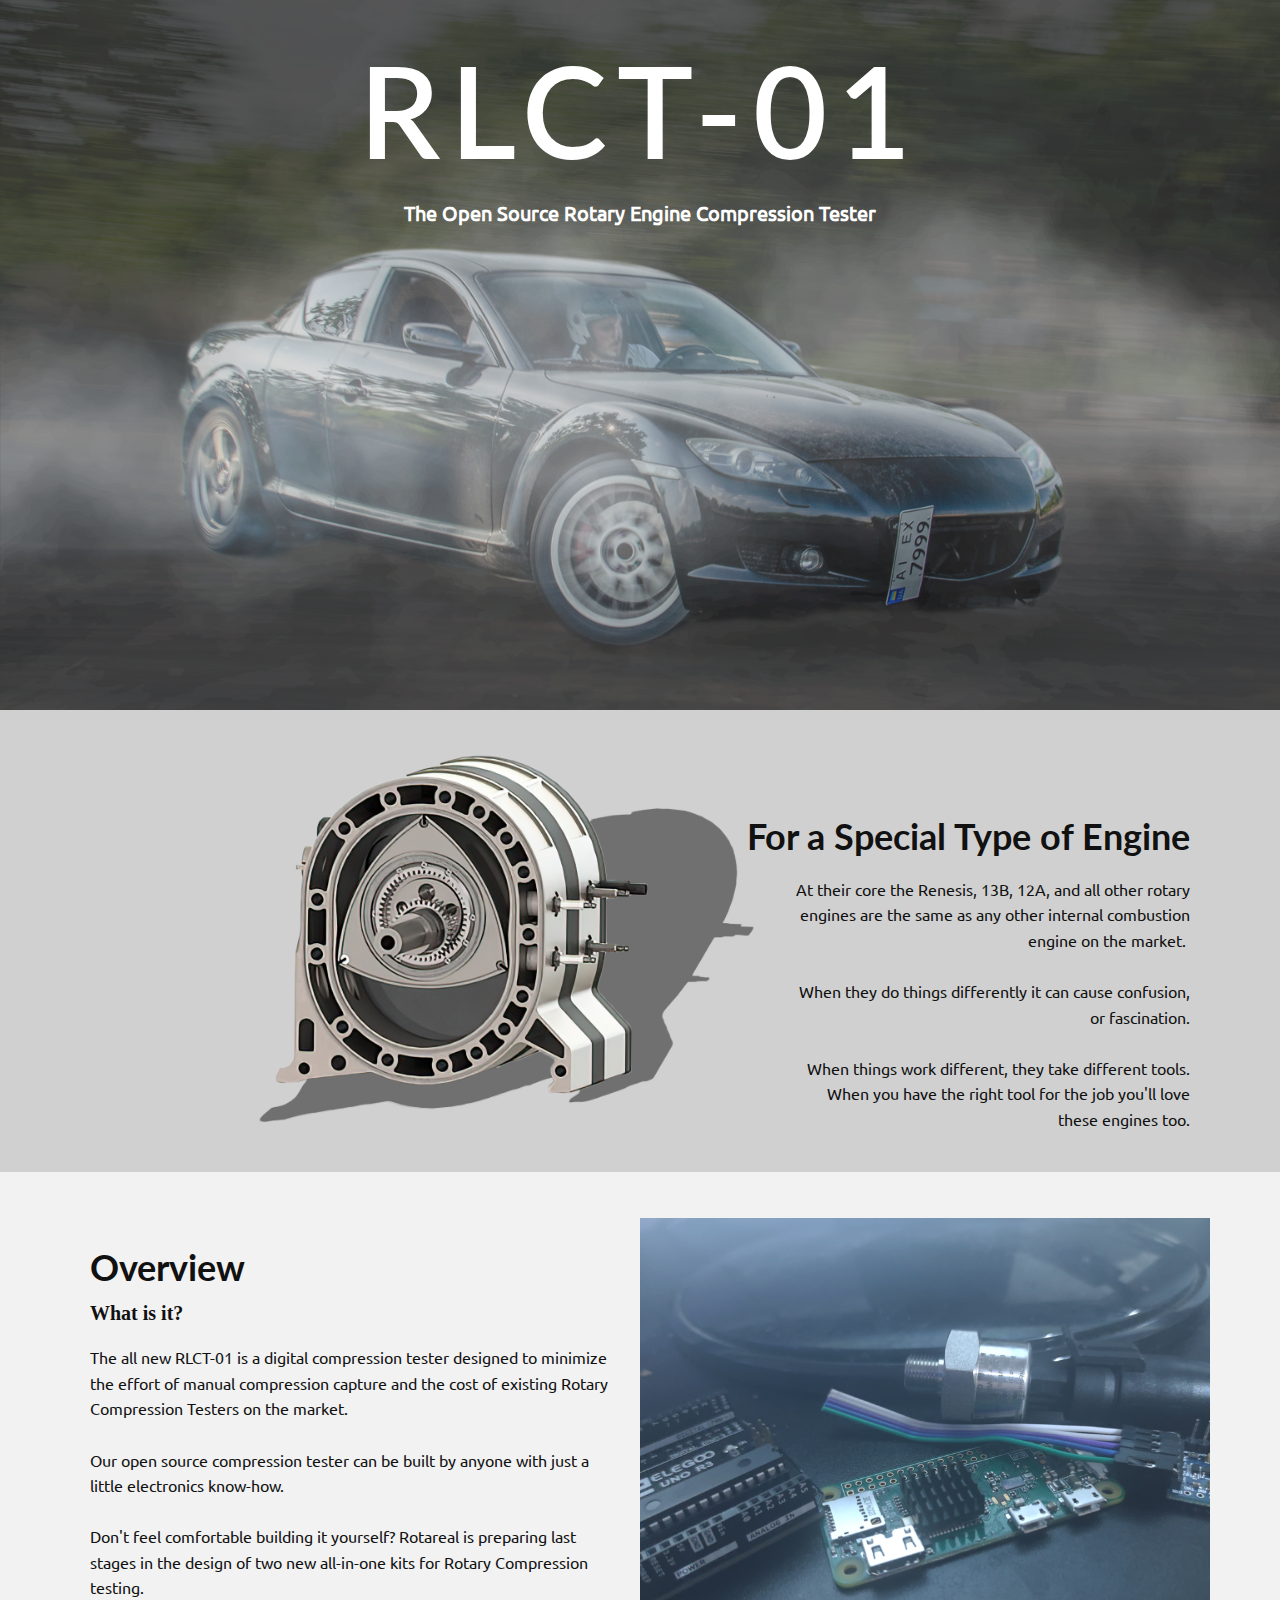
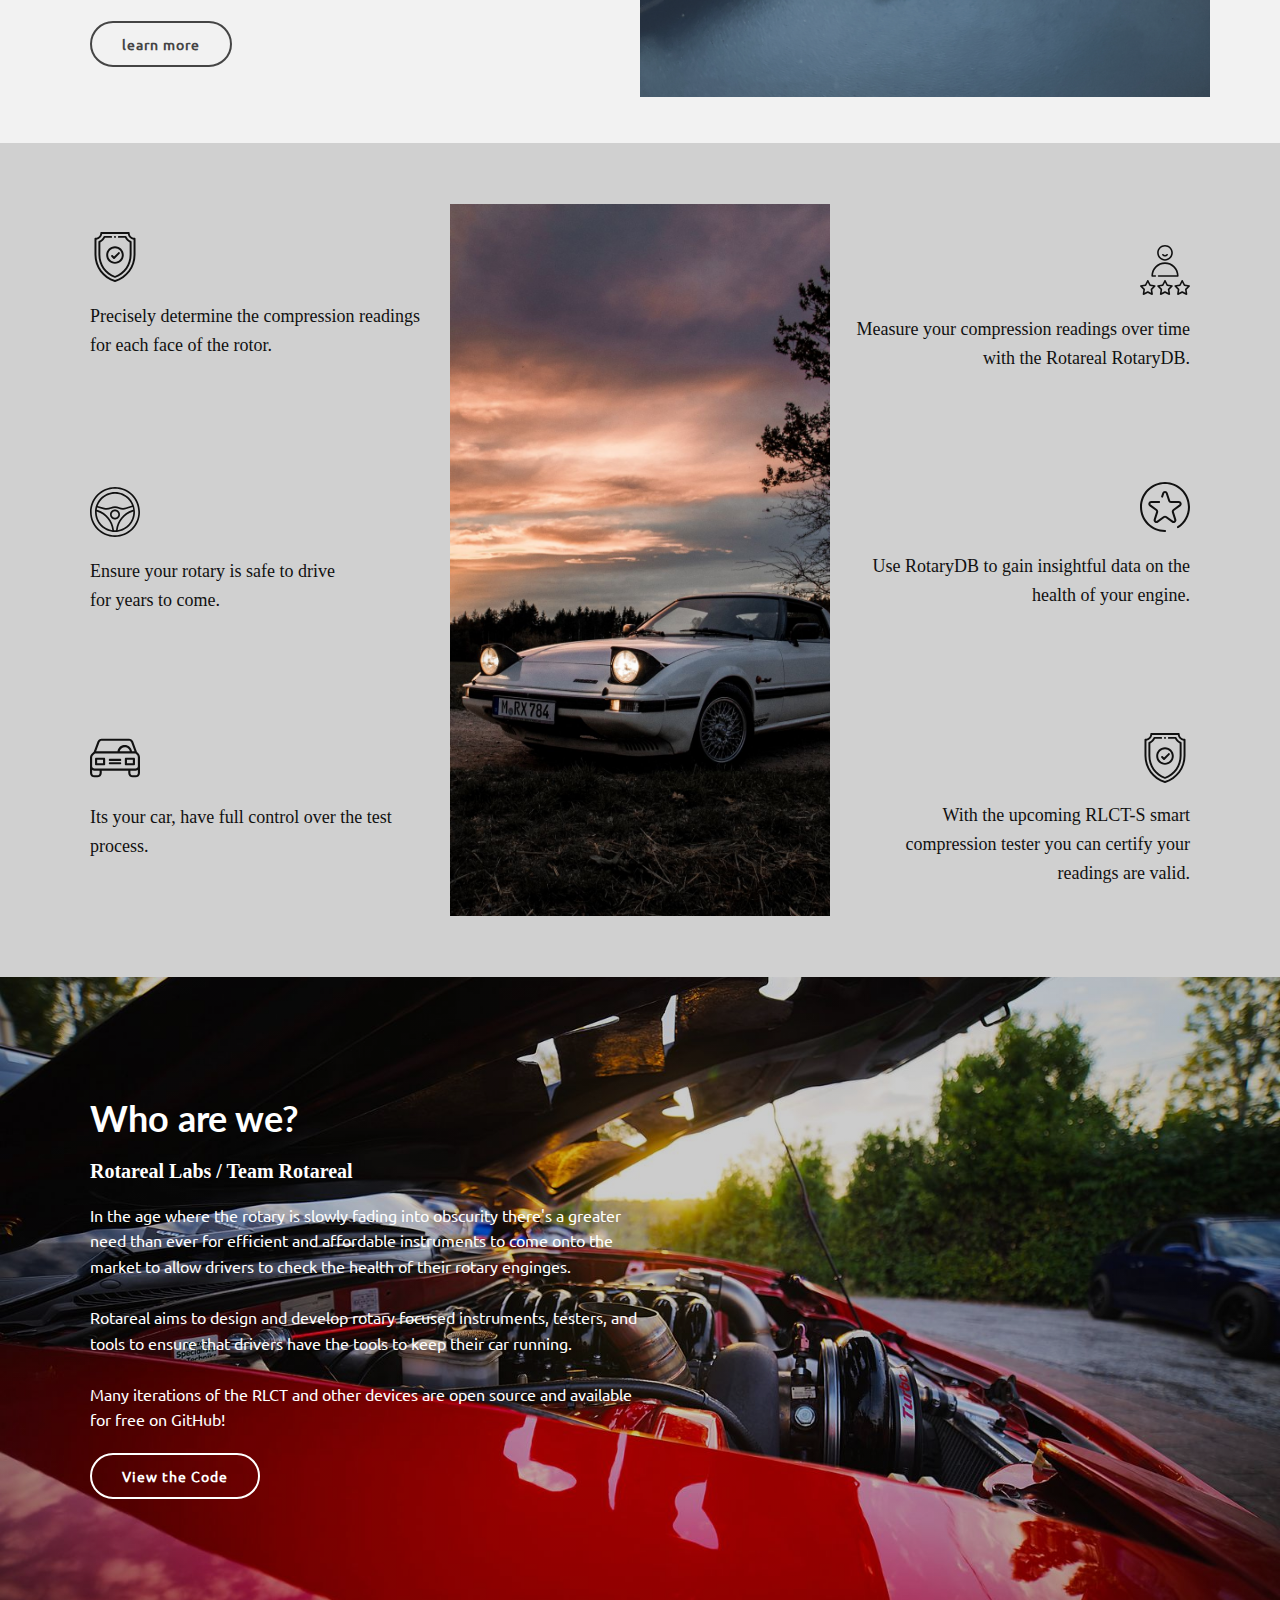
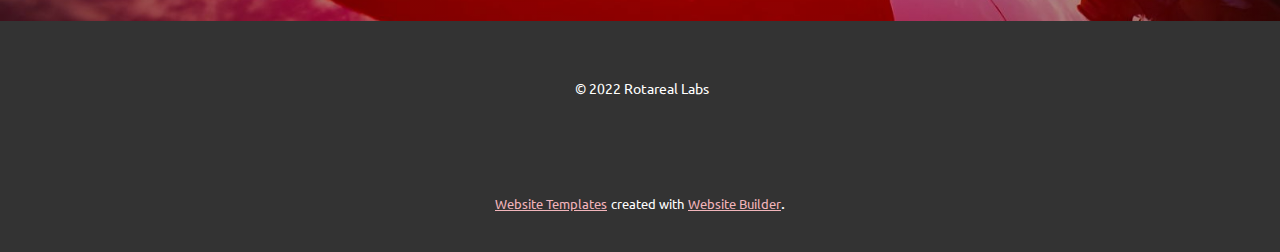
<file: index.html>
<!DOCTYPE html>
<html style="font-size: 16px;">
  <head>
    <meta name="viewport" content="width=device-width, initial-scale=1.0">
    <meta charset="utf-8">
    <meta name="keywords" content="xc60, Safe. Relaxing. Good to ride in. Subtly decorated., Overview, Rankings &amp;amp; Research, Driving, Dealers In Your Location">
    <meta name="description" content="">
    <meta name="page_type" content="np-template-header-footer-from-plugin">
    <title>Home</title>
    <link rel="stylesheet" href="nicepage.css" media="screen">
<link rel="stylesheet" href="Home.css" media="screen">
    <script class="u-script" type="text/javascript" src="jquery.js" defer=""></script>
    <script class="u-script" type="text/javascript" src="nicepage.js" defer=""></script>
    <meta name="generator" content="Nicepage 4.3.3, nicepage.com">
    
    <link id="u-page-google-font" rel="stylesheet" href="https://fonts.googleapis.com/css?family=Lato:100,100i,300,300i,400,400i,700,700i,900,900i">
    
    
    
    
    
    
    <script type="application/ld+json">{
		"@context": "http://schema.org",
		"@type": "Organization",
		"name": ""
}</script>
    <meta name="theme-color" content="#bf404c">
    <meta property="og:title" content="Home">
    <meta property="og:type" content="website">
  </head>
  <body data-home-page="Home.html" data-home-page-title="Home" class="u-body"> 
    <section class="u-clearfix u-image u-section-1" id="sec-1287" data-image-width="1600" data-image-height="900">
      <div class="u-clearfix u-sheet u-sheet-1">
        <div class="u-align-center u-container-style u-group u-group-1">
          <div class="u-container-layout u-valign-top u-container-layout-1">
            <h1 class="u-custom-font u-font-lato u-text u-text-body-alt-color u-title u-text-1">RLCT-01</h1>
            <h4 class="u-custom-font u-text u-text-body-alt-color u-text-font u-text-2">The Open Source Rotary Engine Compression Tester</h4>
          </div>
        </div>
      </div>
    </section>
    <section class="u-clearfix u-section-2" id="sec-fc09">
      <div class="u-clearfix u-sheet u-sheet-1">
        <div class="u-clearfix u-expanded-width u-layout-wrap u-layout-wrap-1">
          <div class="u-layout">
            <div class="u-layout-row">
              <div class="u-container-style u-image u-image-contain u-layout-cell u-left-cell u-size-37 u-image-1" data-image-width="1600" data-image-height="968">
                <div class="u-container-layout"></div>
              </div>
              <div class="u-align-right u-container-style u-layout-cell u-right-cell u-size-23 u-layout-cell-2">
                <div class="u-container-layout u-container-layout-2">
                  <h2 class="u-custom-font u-font-lato u-text u-text-1">For a Special Type of Engine</h2>
                  <p class="u-text u-text-2">At their core the Renesis, 13B, 12A, and all other rotary engines are the same as any other internal combustion engine on the market.&nbsp;<br>
                    <br>When they do things differently it can cause confusion, or fascination.<br>
                    <br>When things work different, they take different tools. When you have the right tool for the job you'll love these engines too.
                  </p>
                </div>
              </div>
            </div>
          </div>
        </div>
      </div>
    </section>
    <section class="u-clearfix u-grey-5 u-section-3" id="carousel_519b">
      <div class="u-clearfix u-sheet u-sheet-1">
        <div class="u-clearfix u-expanded-width u-layout-wrap u-layout-wrap-1">
          <div class="u-layout">
            <div class="u-layout-row">
              <div class="u-container-style u-layout-cell u-right-cell u-size-30 u-layout-cell-1">
                <div class="u-container-layout u-valign-middle u-container-layout-1">
                  <h2 class="u-custom-font u-font-lato u-text u-text-1">Overview</h2>
                  <h5 class="u-custom-font u-text u-text-2">What is it?</h5>
                  <p class="u-text u-text-3">The all new RLCT-01 is a digital compression tester designed to minimize the effort of manual compression capture and the cost of existing Rotary Compression Testers on the market.<br>
                    <br>Our open source compression tester can be built by anyone with just a little electronics know-how.&nbsp;<br>
                    <br>Don't feel comfortable building it yourself? Rotareal is preparing last stages in the design of two new all-in-one kits for Rotary Compression testing.
                  </p>
                  <a href="https://nicepage.com/joomla-templates" class="u-border-2 u-border-grey-dark-1 u-btn u-btn-round u-button-style u-radius-33 u-btn-1">learn more</a>
                </div>
              </div>
              <div class="u-container-style u-image u-layout-cell u-left-cell u-size-30 u-image-1" data-image-width="988" data-image-height="731">
                <div class="u-container-layout"></div>
              </div>
            </div>
          </div>
        </div>
      </div>
    </section>
    <section class="u-clearfix u-section-4" id="sec-b527">
      <div class="u-clearfix u-sheet u-sheet-1">
        <div class="u-clearfix u-expanded-width u-layout-wrap u-layout-wrap-1">
          <div class="u-layout">
            <div class="u-layout-row">
              <div class="u-size-20 u-size-30-md">
                <div class="u-layout-col">
                  <div class="u-align-center-sm u-align-center-xs u-container-style u-layout-cell u-left-cell u-size-20 u-layout-cell-1">
                    <div class="u-container-layout u-valign-middle-sm u-valign-middle-xs u-container-layout-1"><span class="u-icon u-icon-circle u-icon-1"><svg class="u-svg-link" preserveAspectRatio="xMidYMin slice" viewBox="0 0 512 512"><use xmlns:xlink="http://www.w3.org/1999/xlink" xlink:href="#svg-7073"></use></svg><svg xmlns="http://www.w3.org/2000/svg" xmlns:xlink="http://www.w3.org/1999/xlink" version="1.1" id="svg-7073" x="0px" y="0px" viewBox="0 0 512 512" style="enable-background:new 0 0 512 512;" xml:space="preserve" class="u-svg-content"><g><g><path d="M256,40.01c-5.538,0-9.99,4.46-9.99,9.99c0,5.147,3.872,9.43,8.99,9.938c5.925,0.588,10.99-4.027,10.99-9.938    C265.99,44.462,261.53,40.01,256,40.01z"></path>
</g>
</g><g><g><path d="M456,60c-27.57,0-50-22.43-50-50c0-5.522-4.478-10-10-10H116c-5.522,0-10,4.478-10,10c0,27.57-22.43,50-50,50    c-5.522,0-10,4.478-10,10v163.19c0,127.177,82.895,241.135,207.128,278.389c0.937,0.28,1.904,0.421,2.872,0.421    c0.968,0,1.937-0.141,2.873-0.422C380.415,475.119,466,363.149,466,233.19V70C466,64.478,461.522,60,456,60z M446,233.19    c0,119.448-76.221,222.892-190,258.353C143.128,456.365,66,351.984,66,233.19V79.288C96.611,74.89,120.89,50.611,125.288,20    h261.424C391.11,50.611,415.389,74.89,446,79.288V233.19z"></path>
</g>
</g><g><g><path d="M420.012,92.49c-20.854-9.133-37.369-25.648-46.502-46.502C371.916,42.35,368.322,40,364.35,40h-68.37    c-5.522,0-10,4.478-10,10s4.478,10,10,10h62.047c10.565,20.681,27.292,37.407,47.973,47.973V233.19    c0,97.863-58.749,182.303-150,216.104c-91.251-33.802-150-118.241-150-216.104V107.973C126.681,97.407,143.407,80.681,153.973,60    h62.047c5.522,0,10-4.478,10-10s-4.478-10-10-10h-68.37c-3.972,0-7.566,2.351-9.16,5.988    c-9.133,20.854-25.648,37.369-46.502,46.502C88.351,94.084,86,97.679,86,101.65v131.54c0,107.213,66.311,200.653,166.664,236.166    c1.079,0.382,2.207,0.573,3.336,0.573c1.129,0,2.257-0.191,3.336-0.573C359.605,433.873,426,340.49,426,233.19V101.65    C426,97.678,423.649,94.084,420.012,92.49z"></path>
</g>
</g><g><g><path d="M256,146c-49.626,0-90,40.374-90,90c0,49.626,40.374,90,90,90c49.626,0,90-40.374,90-90C346,186.374,305.626,146,256,146z     M256,306c-38.598,0-70-31.402-70-70c0-38.598,31.402-70,70-70c38.598,0,70,31.402,70,70C326,274.598,294.598,306,256,306z"></path>
</g>
</g><g><g><path d="M303.071,208.928c-3.906-3.904-10.236-3.904-14.143,0L246,251.857l-12.929-12.928c-3.906-3.904-10.236-3.904-14.143,0    c-3.905,3.905-3.905,10.237,0,14.143l20,20C240.882,275.023,243.44,276,246,276s5.118-0.977,7.071-2.929l50-50    C306.976,219.166,306.976,212.834,303.071,208.928z"></path>
</g>
</g><g></g><g></g><g></g><g></g><g></g><g></g><g></g><g></g><g></g><g></g><g></g><g></g><g></g><g></g><g></g></svg></span>
                      <p class="u-custom-font u-text u-text-1">Precisely determine the compression readings for each face of the rotor.</p>
                    </div>
                  </div>
                  <div class="u-align-center-sm u-align-center-xs u-container-style u-layout-cell u-left-cell u-size-20 u-layout-cell-2">
                    <div class="u-container-layout u-valign-middle-sm u-valign-middle-xs u-container-layout-2"><span class="u-icon u-icon-circle u-icon-2"><svg class="u-svg-link" preserveAspectRatio="xMidYMin slice" viewBox="0 0 480 480"><use xmlns:xlink="http://www.w3.org/1999/xlink" xlink:href="#svg-3645"></use></svg><svg xmlns="http://www.w3.org/2000/svg" xmlns:xlink="http://www.w3.org/1999/xlink" version="1.1" id="svg-3645" x="0px" y="0px" viewBox="0 0 480 480" style="enable-background:new 0 0 480 480;" xml:space="preserve" class="u-svg-content"><g><g><path d="M240,216c-26.469,0-48,21.531-48,48s21.531,48,48,48s48-21.531,48-48S266.469,216,240,216z M240,296    c-17.645,0-32-14.352-32-32s14.355-32,32-32s32,14.352,32,32S257.645,296,240,296z"></path>
</g>
</g><g><g><path d="M240,0C107.664,0,0,107.664,0,240s107.664,240,240,240s240-107.664,240-240S372.336,0,240,0z M240,464    C116.484,464,16,363.516,16,240S116.484,16,240,16s224,100.484,224,224S363.516,464,240,464z"></path>
</g>
</g><g><g><path d="M240,48C134.133,48,48,134.133,48,240s86.133,192,192,192s192-86.133,192-192S345.867,48,240,48z M240,64    c74.785,0,138.781,46.905,164.228,112.825l-59.938,19.979c-20.559,6.852-42.785,5.781-62.602-3.031    c-26.492-11.781-56.887-11.781-83.371,0l-3.031,1.344c-18.016,8.016-38.441,9.633-57.512,4.547L73.672,182.57    C97.54,113.646,163.061,64,240,64z M64,240c0-1.63,0.079-3.241,0.124-4.86l5.556,1.852    c78.876,26.291,134.657,95.203,144.579,177.107C129.373,401.603,64,328.302,64,240z M240,416c-3.177,0-6.332-0.095-9.468-0.262    c-9.454-89.602-69.874-165.284-155.79-193.918l-9.406-3.135c0.857-7.06,2.118-13.995,3.788-20.774l64.524,17.207    c8.648,2.305,17.527,3.453,26.398,3.453c14.297,0,28.559-2.969,41.734-8.828l3.031-1.344c22.359-9.953,48.008-9.945,70.398,0.008    c23.457,10.414,49.785,11.695,74.141,3.57l59.939-19.98c2.456,8.647,4.265,17.559,5.373,26.688l-9.406,3.135    c-85.917,28.634-146.336,104.316-155.79,193.918C246.332,415.905,243.177,416,240,416z M265.742,414.099    c9.922-81.904,65.702-150.816,144.579-177.107l5.556-1.852c0.044,1.619,0.124,3.23,0.124,4.86    C416,328.302,350.627,401.603,265.742,414.099z"></path>
</g>
</g><g></g><g></g><g></g><g></g><g></g><g></g><g></g><g></g><g></g><g></g><g></g><g></g><g></g><g></g><g></g></svg></span>
                      <p class="u-custom-font u-text u-text-2">Ensure your rotary is safe to drive for years to come.</p>
                    </div>
                  </div>
                  <div class="u-align-center-sm u-align-center-xs u-container-style u-layout-cell u-left-cell u-size-20 u-layout-cell-3">
                    <div class="u-container-layout u-valign-middle-sm u-valign-middle-xs u-container-layout-3"><span class="u-icon u-icon-circle u-icon-3"><svg class="u-svg-link" preserveAspectRatio="xMidYMin slice" viewBox="0 0 468 468"><use xmlns:xlink="http://www.w3.org/1999/xlink" xlink:href="#svg-d21c"></use></svg><svg xmlns="http://www.w3.org/2000/svg" xmlns:xlink="http://www.w3.org/1999/xlink" version="1.1" id="svg-d21c" x="0px" y="0px" viewBox="0 0 468 468" style="enable-background:new 0 0 468 468;" xml:space="preserve" class="u-svg-content"><g><g><path d="M450.1,187.5l-10.2-10.8l-35.8-96.5C398,63.9,382.4,53.1,365,53H109.3c-17.4,0-33,10.9-39.1,27.2l-35.3,95.3l-14.7,13.6    C7.4,200,0,216,0,232.8v140.6c0.1,23,18.8,41.6,41.8,41.6h26.4c23,0,41.7-18.6,41.8-41.6V353h248v20.4c0.1,23,18.8,41.6,41.8,41.6    h26.4c23,0,41.7-18.6,41.8-41.6V229.1C467.9,213.4,461.5,198.4,450.1,187.5z M89,87c3.2-8.5,11.3-14,20.3-14h255.8    c9,0,17.1,5.6,20.3,14l31.2,84h-23.3c-5.5-37.5-40.4-63.4-77.9-57.8c-29.9,4.4-53.4,27.9-57.8,57.8H57.8L89,87z M372.9,171h-95.1    c5.5-26.3,31.3-43.1,57.6-37.6C354.2,137.4,368.9,152.1,372.9,171z M90,373.4c-0.1,12-9.8,21.6-21.8,21.6H41.8    c-12,0-21.7-9.6-21.8-21.6v-26.2c6,3.9,13.9,5.8,21.8,5.8H90V373.4z M448,373.4c-0.1,12-9.8,21.6-21.8,21.6h-26.4    c-12,0-21.7-9.7-21.8-21.6V353h48.2c7.9,0,15.8-1.9,21.8-5.8V373.4z M426.2,333H41.8c-11.9,0.1-21.7-9.4-21.8-21.4v-78.8    c0-11,4.9-21.5,13.3-28.6c0.1-0.1,0.3-0.3,0.4-0.4L47.3,191H426l9.6,10.3c0.1,0.2,0.4,0.3,0.5,0.5c7.5,7.1,11.8,17,11.8,27.3v82.5    h0.1C447.9,323.5,438.1,333.1,426.2,333z"></path>
</g>
</g><g><g><path d="M132,231H57c-5.5,0-10,4.5-10,10v52c0,5.5,4.5,10,10,10h75c5.5,0,10-4.5,10-10v-52C142,235.5,137.5,231,132,231z M122,283    H67v-32h55V283z"></path>
</g>
</g><g><g><path d="M411,231h-75c-5.5,0-10,4.5-10,10v52c0,5.5,4.5,10,10,10h75c5.5,0,10-4.5,10-10v-52C421,235.5,416.5,231,411,231z     M401,283h-55v-32h55V283z"></path>
</g>
</g><g><g><path d="M282.3,273h-96.6c-5.5,0-10,4.5-10,10s4.5,10,10,10h96.6c5.5,0,10-4.5,10-10S287.8,273,282.3,273z"></path>
</g>
</g><g><g><path d="M282.3,242h-96.6c-5.5,0-10,4.5-10,10s4.5,10,10,10h96.6c5.5,0,10-4.5,10-10S287.8,242,282.3,242z"></path>
</g>
</g><g></g><g></g><g></g><g></g><g></g><g></g><g></g><g></g><g></g><g></g><g></g><g></g><g></g><g></g><g></g></svg></span>
                      <p class="u-custom-font u-text u-text-3">Its your car, have full control over the test process.</p>
                    </div>
                  </div>
                </div>
              </div>
              <div class="u-size-20 u-size-30-md">
                <div class="u-layout-row">
                  <div class="u-container-style u-image u-layout-cell u-size-60 u-image-1" data-image-width="4000" data-image-height="5000">
                    <div class="u-container-layout"></div>
                  </div>
                </div>
              </div>
              <div class="u-size-20 u-size-60-md">
                <div class="u-layout-col">
                  <div class="u-align-center-md u-align-center-sm u-align-center-xs u-align-right-lg u-align-right-xl u-container-style u-layout-cell u-right-cell u-size-20 u-layout-cell-5">
                    <div class="u-container-layout u-valign-middle-md u-valign-middle-xs u-container-layout-5"><span class="u-icon u-icon-circle u-icon-4"><svg class="u-svg-link" preserveAspectRatio="xMidYMin slice" viewBox="0 0 470 470"><use xmlns:xlink="http://www.w3.org/1999/xlink" xlink:href="#svg-1adb"></use></svg><svg xmlns="http://www.w3.org/2000/svg" xmlns:xlink="http://www.w3.org/1999/xlink" version="1.1" viewBox="0 0 470 470" enable-background="new 0 0 470 470" id="svg-1adb" class="u-svg-content"><g><path d="M235,148.009c40.806,0,74.004-33.198,74.004-74.005C309.004,33.198,275.806,0,235,0s-74.004,33.198-74.004,74.004   C160.996,114.811,194.194,148.009,235,148.009z M235,15c32.535,0,59.004,26.469,59.004,59.004S267.535,133.009,235,133.009   s-59.004-26.47-59.004-59.005S202.465,15,235,15z"></path><path d="m235,178.009c59.812,0 108.922,46.69 112.793,105.539h-173.333c-4.142,0-7.5,3.357-7.5,7.5s3.358,7.5 7.5,7.5h181.08c4.142,0 7.5-3.357 7.5-7.5 0-70.601-57.438-128.039-128.04-128.039s-128.04,57.438-128.04,128.039c0,4.143 3.358,7.5 7.5,7.5h30c4.142,0 7.5-3.357 7.5-7.5s-3.358-7.5-7.5-7.5h-22.254c3.872-58.849 52.983-105.539 112.794-105.539z"></path><path d="m140.408,377.712l-41.143-6.905-19.281-36.995c-1.292-2.479-3.855-4.034-6.651-4.034s-5.359,1.555-6.651,4.034l-19.281,36.995-41.143,6.905c-2.757,0.463-5.028,2.42-5.892,5.079-0.864,2.658-0.177,5.577 1.781,7.571l29.227,29.77-6.147,41.263c-0.412,2.766 0.748,5.53 3.01,7.173 2.26,1.644 5.249,1.892 7.751,0.646l37.344-18.597 37.344,18.597c1.058,0.526 2.203,0.786 3.342,0.786 1.557,0 3.104-0.484 4.409-1.433 2.262-1.643 3.422-4.407 3.01-7.173l-6.147-41.263 29.227-29.77c1.958-1.994 2.645-4.913 1.781-7.571-0.862-2.658-3.133-4.615-5.89-5.078zm-38.437,34.577c-1.647,1.678-2.413,4.032-2.066,6.359l4.577,30.723-27.805-13.847c-2.105-1.049-4.581-1.049-6.687,0l-27.806,13.847 4.577-30.723c0.347-2.327-0.418-4.682-2.066-6.359l-21.762-22.166 30.634-5.142c2.32-0.39 4.323-1.845 5.41-3.931l14.356-27.546 14.356,27.546c1.087,2.086 3.09,3.541 5.41,3.931l30.634,5.142-21.762,22.166z"></path><path d="m302.075,377.712l-41.143-6.905-19.281-36.995c-1.292-2.479-3.855-4.034-6.651-4.034s-5.359,1.555-6.651,4.034l-19.281,36.995-41.143,6.905c-2.757,0.463-5.028,2.42-5.892,5.079-0.864,2.658-0.177,5.577 1.781,7.571l29.227,29.77-6.146,41.263c-0.412,2.766 0.748,5.53 3.01,7.173 2.26,1.644 5.249,1.892 7.751,0.646l37.344-18.597 37.344,18.597c1.058,0.526 2.203,0.786 3.342,0.786 1.557,0 3.104-0.484 4.409-1.433 2.262-1.643 3.422-4.407 3.01-7.173l-6.146-41.263 29.227-29.77c1.958-1.994 2.645-4.913 1.781-7.571-0.864-2.658-3.135-4.615-5.892-5.078zm-38.437,34.577c-1.647,1.678-2.413,4.032-2.066,6.359l4.576,30.723-27.805-13.847c-1.053-0.524-2.198-0.786-3.343-0.786s-2.291,0.262-3.343,0.786l-27.805,13.847 4.576-30.723c0.347-2.327-0.418-4.682-2.066-6.359l-21.762-22.166 30.634-5.142c2.32-0.39 4.323-1.845 5.41-3.931l14.356-27.545 14.356,27.546c1.087,2.086 3.09,3.541 5.41,3.931l30.634,5.142-21.762,22.165z"></path><path d="m469.633,382.791c-0.864-2.659-3.134-4.616-5.892-5.079l-41.143-6.905-19.281-36.995c-1.292-2.479-3.855-4.034-6.651-4.034s-5.359,1.555-6.651,4.034l-19.281,36.995-41.143,6.905c-2.757,0.463-5.028,2.42-5.892,5.079-0.864,2.658-0.177,5.577 1.781,7.571l29.227,29.77-6.147,41.263c-0.412,2.766 0.748,5.53 3.01,7.173 2.26,1.644 5.249,1.892 7.751,0.646l37.344-18.597 37.344,18.597c1.058,0.526 2.203,0.786 3.342,0.786 1.557,0 3.104-0.484 4.409-1.433 2.262-1.643 3.422-4.407 3.01-7.173l-6.147-41.263 29.227-29.77c1.96-1.993 2.647-4.912 1.783-7.57zm-44.328,29.498c-1.647,1.678-2.413,4.032-2.066,6.359l4.577,30.723-27.806-13.847c-1.053-0.524-2.198-0.786-3.343-0.786-1.146,0-2.291,0.262-3.343,0.786l-27.805,13.847 4.577-30.723c0.347-2.327-0.418-4.682-2.066-6.359l-21.762-22.166 30.634-5.142c2.32-0.39 4.323-1.845 5.41-3.931l14.356-27.546 14.356,27.546c1.087,2.086 3.09,3.541 5.41,3.931l30.634,5.142-21.763,22.166z"></path><path d="m235,108.009c9.831,0 19.184-4.272 25.66-11.721 2.717-3.126 2.387-7.863-0.739-10.581-3.127-2.718-7.864-2.387-10.581,0.739-3.625,4.171-8.853,6.563-14.34,6.563s-10.714-2.392-14.34-6.563c-2.718-3.126-7.455-3.456-10.581-0.739-3.126,2.718-3.457,7.455-0.739,10.581 6.476,7.448 15.829,11.721 25.66,11.721z"></path>
</g></svg></span>
                      <p class="u-custom-font u-text u-text-4">Measure your compression readings over time with the Rotareal RotaryDB.</p>
                    </div>
                  </div>
                  <div class="u-align-center-md u-align-center-sm u-align-center-xs u-align-right-lg u-align-right-xl u-container-style u-layout-cell u-right-cell u-size-20 u-layout-cell-6">
                    <div class="u-container-layout u-container-layout-6"><span class="u-icon u-icon-circle u-icon-5"><svg class="u-svg-link" preserveAspectRatio="xMidYMin slice" viewBox="0 0 294.843 294.843"><use xmlns:xlink="http://www.w3.org/1999/xlink" xlink:href="#svg-5915"></use></svg><svg xmlns="http://www.w3.org/2000/svg" xmlns:xlink="http://www.w3.org/1999/xlink" version="1.1" id="svg-5915" x="0px" y="0px" viewBox="0 0 294.843 294.843" style="enable-background:new 0 0 294.843 294.843;" xml:space="preserve" class="u-svg-content"><g><path d="M199.628,175.487c-0.632-1.977,0.067-4.131,1.741-5.358l37.422-27.455c5.958-4.371,8.333-11.736,6.049-18.763   c-2.283-7.028-8.533-11.591-15.922-11.625l-46.413-0.215c-2.076-0.01-3.908-1.34-4.558-3.311l-14.547-44.076   c-2.316-7.017-8.586-11.55-15.975-11.551h0c-7.389,0-13.66,4.534-15.976,11.55l-6.557,19.859c-1.039,3.146,0.669,6.54,3.816,7.578   c3.147,1.041,6.539-0.669,7.579-3.816l6.557-19.859c1.014-3.073,3.762-3.312,4.581-3.312c0.818,0,3.566,0.239,4.58,3.312   l14.547,44.077c2.27,6.875,8.658,11.516,15.897,11.55l46.413,0.215c3.236,0.015,4.313,2.555,4.565,3.333   c0.253,0.778,0.875,3.465-1.734,5.379l-37.423,27.455c-5.837,4.283-8.277,11.793-6.072,18.689l14.143,44.222   c0.986,3.083-1.097,4.892-1.759,5.372c-0.662,0.481-3.025,1.904-5.652,0.013l-37.677-27.114c-5.878-4.229-13.776-4.229-19.654,0   l-37.684,27.119c-2.627,1.89-4.991,0.468-5.652-0.012c-0.662-0.481-2.745-2.289-1.76-5.371l14.139-44.229   c2.205-6.895-0.236-14.405-6.072-18.688l-37.421-27.455c-2.609-1.914-1.987-4.602-1.734-5.379c0.253-0.778,1.33-3.318,4.565-3.333   l46.416-0.215c3.313-0.016,5.987-2.714,5.972-6.028c-0.016-3.304-2.699-5.972-6-5.972c-0.009,0-0.019,0-0.028,0l-46.416,0.215   c-7.389,0.034-13.639,4.597-15.922,11.625c-2.283,7.028,0.091,14.393,6.048,18.764l37.421,27.455   c1.673,1.228,2.373,3.381,1.741,5.358l-14.138,44.229c-2.25,7.038,0.159,14.392,6.137,18.734c3,2.179,6.442,3.269,9.886,3.269   c3.419,0,6.84-1.075,9.829-3.225l37.683-27.119c1.685-1.213,3.95-1.213,5.635,0l37.677,27.114c5.998,4.316,13.736,4.3,19.715-0.044   c5.979-4.343,8.387-11.697,6.136-18.736L199.628,175.487z"></path><path d="M147.421,0C66.133,0,0,66.133,0,147.421s66.133,147.421,147.421,147.421c3.313,0,6-2.687,6-6s-2.687-6-6-6   C72.75,282.843,12,222.093,12,147.421S72.75,12,147.421,12s135.421,60.75,135.421,135.421c0,46.48-23.42,89.182-62.65,114.228   c-2.793,1.783-3.612,5.493-1.829,8.286c1.783,2.793,5.492,3.612,8.286,1.829c42.7-27.262,68.193-73.745,68.193-124.342   C294.843,66.133,228.71,0,147.421,0z"></path>
</g><g></g><g></g><g></g><g></g><g></g><g></g><g></g><g></g><g></g><g></g><g></g><g></g><g></g><g></g><g></g></svg></span>
                      <p class="u-custom-font u-text u-text-5">Use RotaryDB to gain insightful data on the health of your engine.</p>
                    </div>
                  </div>
                  <div class="u-align-center-md u-align-center-sm u-align-right-lg u-align-right-xl u-align-right-xs u-container-style u-layout-cell u-right-cell u-size-20 u-layout-cell-7">
                    <div class="u-container-layout u-valign-middle-md u-container-layout-7"><span class="u-icon u-icon-circle u-icon-6"><svg class="u-svg-link" preserveAspectRatio="xMidYMin slice" viewBox="0 0 512 512"><use xmlns:xlink="http://www.w3.org/1999/xlink" xlink:href="#svg-fe59"></use></svg><svg xmlns="http://www.w3.org/2000/svg" xmlns:xlink="http://www.w3.org/1999/xlink" version="1.1" id="svg-fe59" x="0px" y="0px" viewBox="0 0 512 512" style="enable-background:new 0 0 512 512;" xml:space="preserve" class="u-svg-content"><g><g><path d="M256,40.01c-5.538,0-9.99,4.46-9.99,9.99c0,5.147,3.872,9.43,8.99,9.938c5.925,0.588,10.99-4.027,10.99-9.938    C265.99,44.462,261.53,40.01,256,40.01z"></path>
</g>
</g><g><g><path d="M456,60c-27.57,0-50-22.43-50-50c0-5.522-4.478-10-10-10H116c-5.522,0-10,4.478-10,10c0,27.57-22.43,50-50,50    c-5.522,0-10,4.478-10,10v163.19c0,127.177,82.895,241.135,207.128,278.389c0.937,0.28,1.904,0.421,2.872,0.421    c0.968,0,1.937-0.141,2.873-0.422C380.415,475.119,466,363.149,466,233.19V70C466,64.478,461.522,60,456,60z M446,233.19    c0,119.448-76.221,222.892-190,258.353C143.128,456.365,66,351.984,66,233.19V79.288C96.611,74.89,120.89,50.611,125.288,20    h261.424C391.11,50.611,415.389,74.89,446,79.288V233.19z"></path>
</g>
</g><g><g><path d="M420.012,92.49c-20.854-9.133-37.369-25.648-46.502-46.502C371.916,42.35,368.322,40,364.35,40h-68.37    c-5.522,0-10,4.478-10,10s4.478,10,10,10h62.047c10.565,20.681,27.292,37.407,47.973,47.973V233.19    c0,97.863-58.749,182.303-150,216.104c-91.251-33.802-150-118.241-150-216.104V107.973C126.681,97.407,143.407,80.681,153.973,60    h62.047c5.522,0,10-4.478,10-10s-4.478-10-10-10h-68.37c-3.972,0-7.566,2.351-9.16,5.988    c-9.133,20.854-25.648,37.369-46.502,46.502C88.351,94.084,86,97.679,86,101.65v131.54c0,107.213,66.311,200.653,166.664,236.166    c1.079,0.382,2.207,0.573,3.336,0.573c1.129,0,2.257-0.191,3.336-0.573C359.605,433.873,426,340.49,426,233.19V101.65    C426,97.678,423.649,94.084,420.012,92.49z"></path>
</g>
</g><g><g><path d="M256,146c-49.626,0-90,40.374-90,90c0,49.626,40.374,90,90,90c49.626,0,90-40.374,90-90C346,186.374,305.626,146,256,146z     M256,306c-38.598,0-70-31.402-70-70c0-38.598,31.402-70,70-70c38.598,0,70,31.402,70,70C326,274.598,294.598,306,256,306z"></path>
</g>
</g><g><g><path d="M303.071,208.928c-3.906-3.904-10.236-3.904-14.143,0L246,251.857l-12.929-12.928c-3.906-3.904-10.236-3.904-14.143,0    c-3.905,3.905-3.905,10.237,0,14.143l20,20C240.882,275.023,243.44,276,246,276s5.118-0.977,7.071-2.929l50-50    C306.976,219.166,306.976,212.834,303.071,208.928z"></path>
</g>
</g><g></g><g></g><g></g><g></g><g></g><g></g><g></g><g></g><g></g><g></g><g></g><g></g><g></g><g></g><g></g></svg></span>
                      <p class="u-custom-font u-text u-text-6">With the upcoming RLCT-S smart compression tester you can certify your readings are valid.</p>
                    </div>
                  </div>
                </div>
              </div>
            </div>
          </div>
        </div>
      </div>
    </section>
    <section class="u-clearfix u-image u-shading u-section-5" id="sec-d870" data-image-width="6000" data-image-height="4000">
      <div class="u-clearfix u-sheet u-sheet-1">
        <div class="u-container-style u-group u-group-1">
          <div class="u-container-layout u-valign-middle u-container-layout-1">
            <h2 class="u-custom-font u-font-lato u-text u-text-body-alt-color u-text-1">Who are we?</h2>
            <h5 class="u-custom-font u-text u-text-body-alt-color u-text-2">Rotareal Labs / Team Rotareal</h5>
            <p class="u-text u-text-body-alt-color u-text-3">In the age where the rotary is slowly fading into obscurity there's a greater need than ever for efficient and affordable instruments to come onto the market to allow drivers to check the health of their rotary enginges.<br>
              <br>Rotareal aims to design and develop rotary focused instruments, testers, and tools to ensure that drivers have the tools to keep their car running.<br>
              <br>Many iterations of the RLCT and other devices are open source and available for free on GitHub!
            </p>
            <a href="https://github.com/Rotareal" class="u-border-2 u-border-white u-btn u-btn-round u-button-style u-radius-33 u-btn-1">View the Code</a>
          </div>
        </div>
      </div>
    </section>
    
    
    <footer class="u-clearfix u-footer u-grey-80" id="sec-225c"><div class="u-clearfix u-sheet u-sheet-1">
        <div class="u-align-center u-container-style u-group u-group-1">
          <div class="u-container-layout u-valign-middle u-container-layout-1">
            <p class="u-small-text u-text u-text-variant u-text-1">&nbsp;© 2022 Rotareal Labs</p>
          </div>
        </div>
      </div></footer>
    <section class="u-backlink u-clearfix u-grey-80">
      <a class="u-link" href="https://nicepage.com/website-templates" target="_blank">
        <span>Website Templates</span>
      </a>
      <p class="u-text">
        <span>created with</span>
      </p>
      <a class="u-link" href="https://nicepage.site" target="_blank">
        <span>Website Builder</span>
      </a>. 
    </section>
  </body>
</html>
</file>
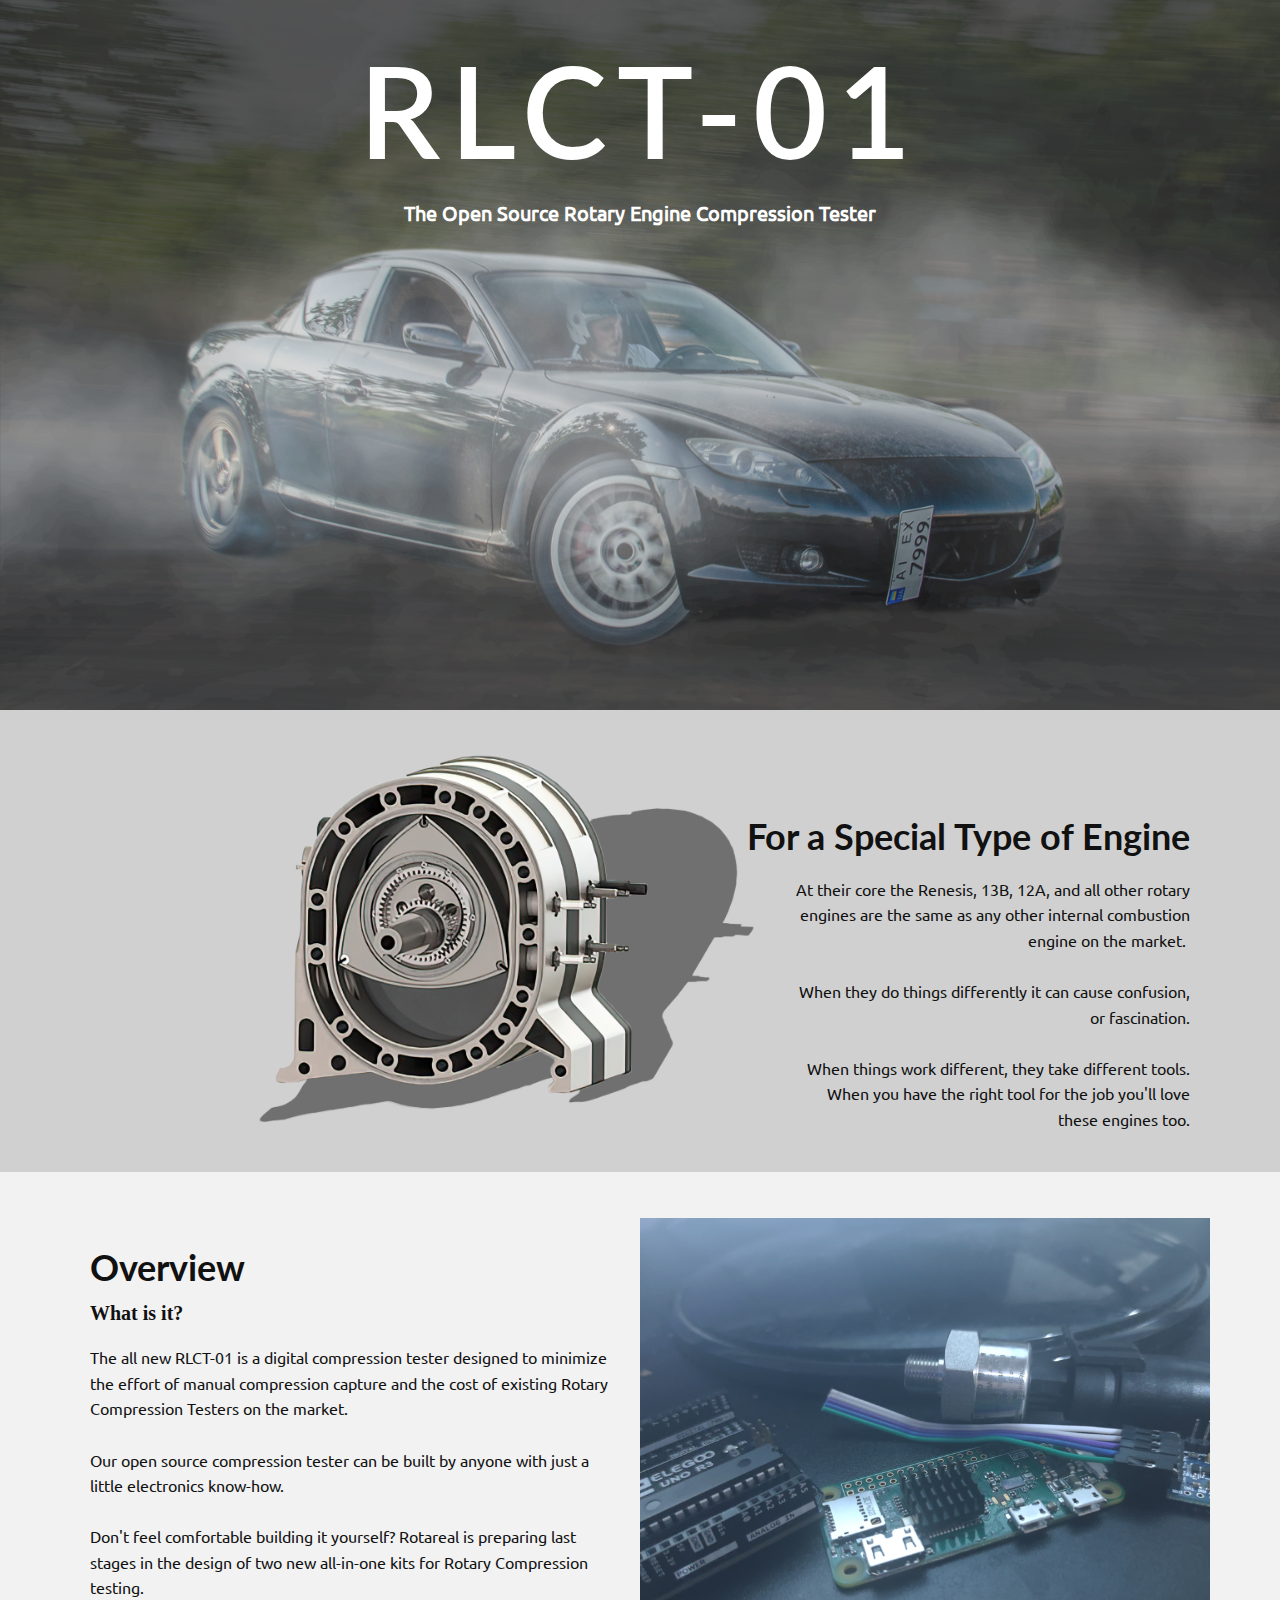
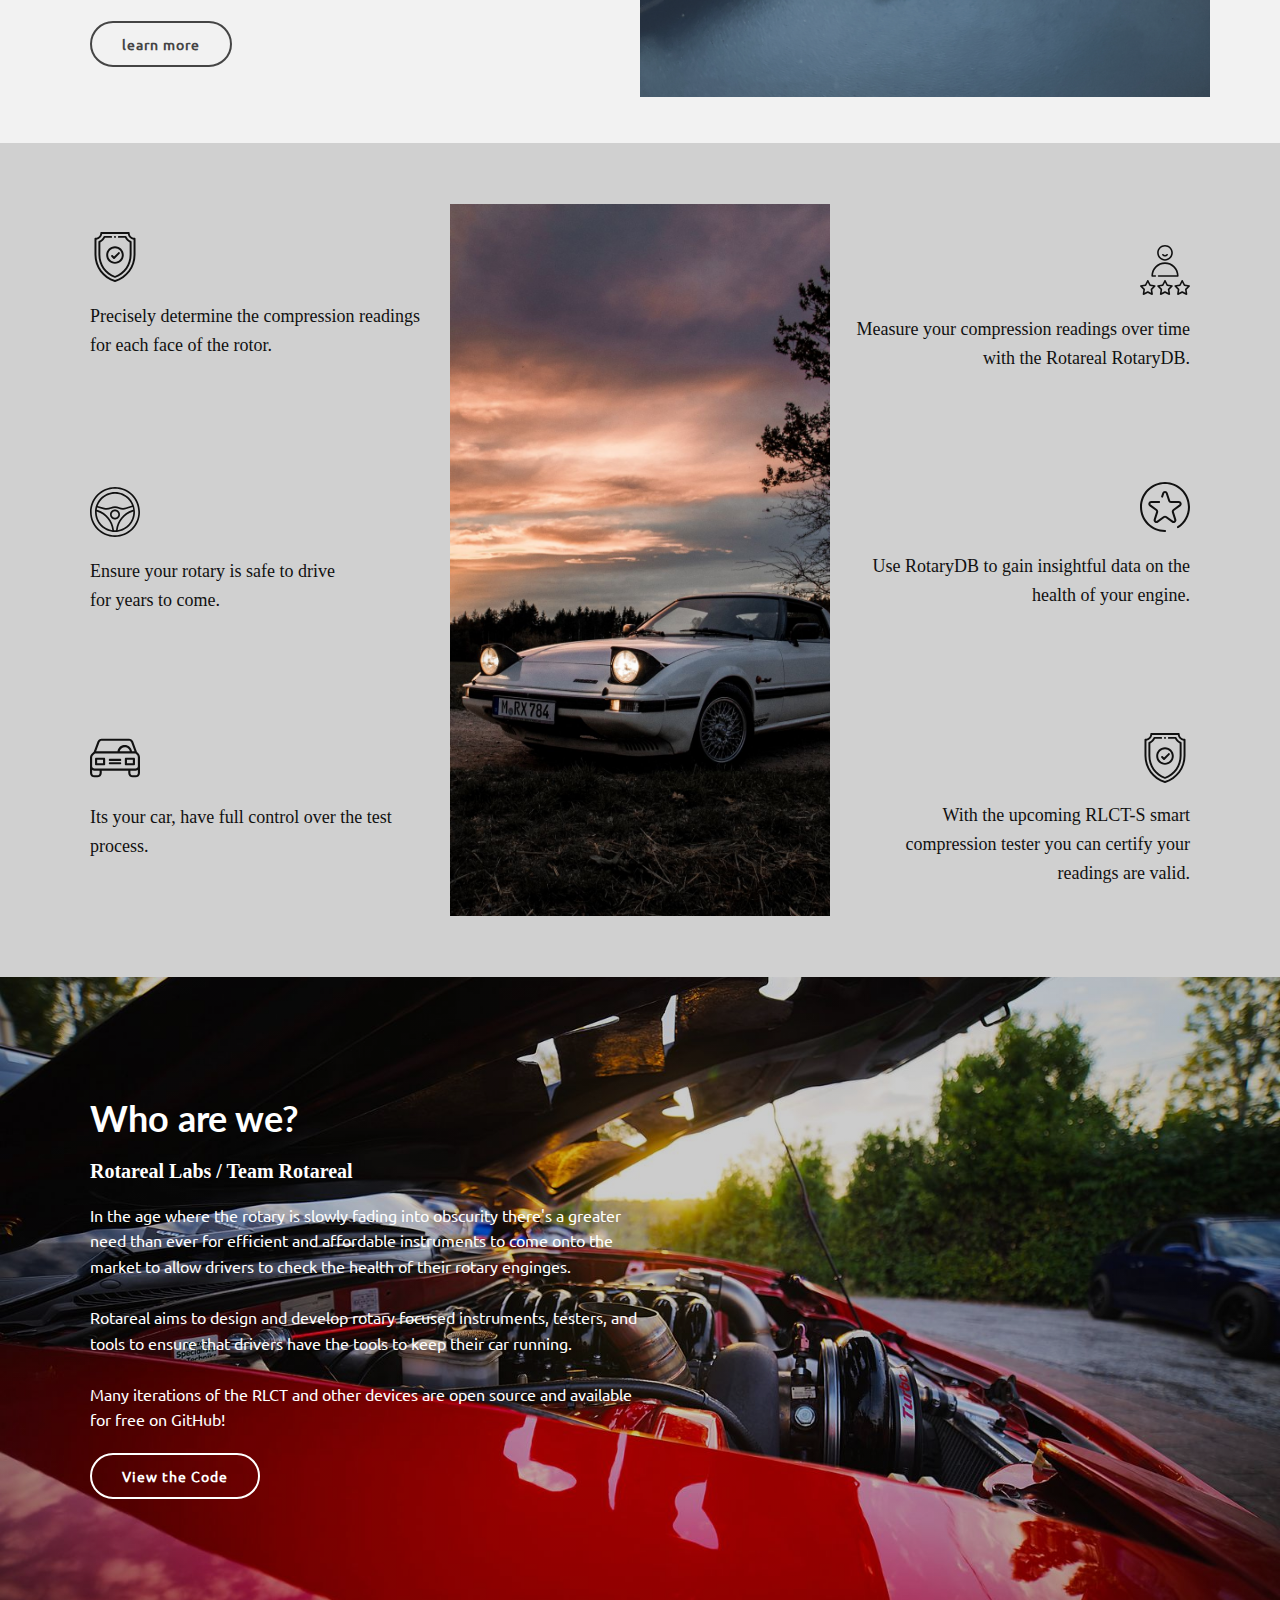
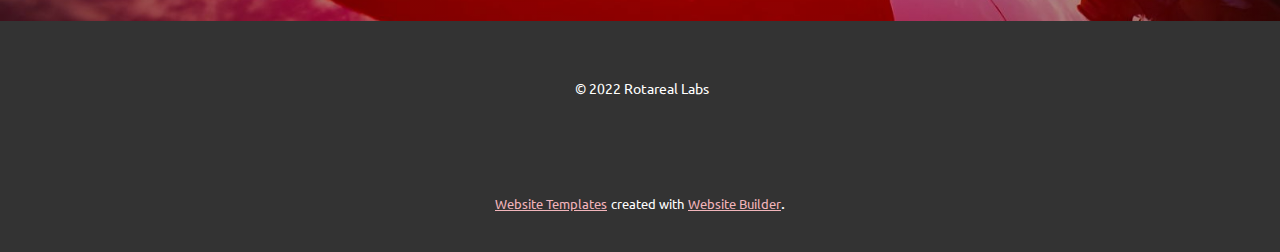
<file: Home.html>
<!DOCTYPE html>
<html style="font-size: 16px;">
  <head>
    <meta name="viewport" content="width=device-width, initial-scale=1.0">
    <meta charset="utf-8">
    <meta name="keywords" content="xc60, Safe. Relaxing. Good to ride in. Subtly decorated., Overview, Rankings &amp;amp; Research, Driving, Dealers In Your Location">
    <meta name="description" content="">
    <meta name="page_type" content="np-template-header-footer-from-plugin">
    <title>Home</title>
    <link rel="stylesheet" href="nicepage.css" media="screen">
<link rel="stylesheet" href="Home.css" media="screen">
    <script class="u-script" type="text/javascript" src="jquery.js" defer=""></script>
    <script class="u-script" type="text/javascript" src="nicepage.js" defer=""></script>
    <meta name="generator" content="Nicepage 4.3.3, nicepage.com">
    
    <link id="u-page-google-font" rel="stylesheet" href="https://fonts.googleapis.com/css?family=Lato:100,100i,300,300i,400,400i,700,700i,900,900i">
    
    
    
    
    
    
    <script type="application/ld+json">{
		"@context": "http://schema.org",
		"@type": "Organization",
		"name": ""
}</script>
    <meta name="theme-color" content="#bf404c">
    <meta property="og:title" content="Home">
    <meta property="og:type" content="website">
  </head>
  <body class="u-body"> 
    <section class="u-clearfix u-image u-section-1" id="sec-1287" data-image-width="1600" data-image-height="900">
      <div class="u-clearfix u-sheet u-sheet-1">
        <div class="u-align-center u-container-style u-group u-group-1">
          <div class="u-container-layout u-valign-top u-container-layout-1">
            <h1 class="u-custom-font u-font-lato u-text u-text-body-alt-color u-title u-text-1">RLCT-01</h1>
            <h4 class="u-custom-font u-text u-text-body-alt-color u-text-font u-text-2">The Open Source Rotary Engine Compression Tester</h4>
          </div>
        </div>
      </div>
    </section>
    <section class="u-clearfix u-section-2" id="sec-fc09">
      <div class="u-clearfix u-sheet u-sheet-1">
        <div class="u-clearfix u-expanded-width u-layout-wrap u-layout-wrap-1">
          <div class="u-layout">
            <div class="u-layout-row">
              <div class="u-container-style u-image u-image-contain u-layout-cell u-left-cell u-size-37 u-image-1" data-image-width="1600" data-image-height="968">
                <div class="u-container-layout"></div>
              </div>
              <div class="u-align-right u-container-style u-layout-cell u-right-cell u-size-23 u-layout-cell-2">
                <div class="u-container-layout u-container-layout-2">
                  <h2 class="u-custom-font u-font-lato u-text u-text-1">For a Special Type of Engine</h2>
                  <p class="u-text u-text-2">At their core the Renesis, 13B, 12A, and all other rotary engines are the same as any other internal combustion engine on the market.&nbsp;<br>
                    <br>When they do things differently it can cause confusion, or fascination.<br>
                    <br>When things work different, they take different tools. When you have the right tool for the job you'll love these engines too.
                  </p>
                </div>
              </div>
            </div>
          </div>
        </div>
      </div>
    </section>
    <section class="u-clearfix u-grey-5 u-section-3" id="carousel_519b">
      <div class="u-clearfix u-sheet u-sheet-1">
        <div class="u-clearfix u-expanded-width u-layout-wrap u-layout-wrap-1">
          <div class="u-layout">
            <div class="u-layout-row">
              <div class="u-container-style u-layout-cell u-right-cell u-size-30 u-layout-cell-1">
                <div class="u-container-layout u-valign-middle u-container-layout-1">
                  <h2 class="u-custom-font u-font-lato u-text u-text-1">Overview</h2>
                  <h5 class="u-custom-font u-text u-text-2">What is it?</h5>
                  <p class="u-text u-text-3">The all new RLCT-01 is a digital compression tester designed to minimize the effort of manual compression capture and the cost of existing Rotary Compression Testers on the market.<br>
                    <br>Our open source compression tester can be built by anyone with just a little electronics know-how.&nbsp;<br>
                    <br>Don't feel comfortable building it yourself? Rotareal is preparing last stages in the design of two new all-in-one kits for Rotary Compression testing.
                  </p>
                  <a href="https://nicepage.com/joomla-templates" class="u-border-2 u-border-grey-dark-1 u-btn u-btn-round u-button-style u-radius-33 u-btn-1">learn more</a>
                </div>
              </div>
              <div class="u-container-style u-image u-layout-cell u-left-cell u-size-30 u-image-1" data-image-width="988" data-image-height="731">
                <div class="u-container-layout"></div>
              </div>
            </div>
          </div>
        </div>
      </div>
    </section>
    <section class="u-clearfix u-section-4" id="sec-b527">
      <div class="u-clearfix u-sheet u-sheet-1">
        <div class="u-clearfix u-expanded-width u-layout-wrap u-layout-wrap-1">
          <div class="u-layout">
            <div class="u-layout-row">
              <div class="u-size-20 u-size-30-md">
                <div class="u-layout-col">
                  <div class="u-align-center-sm u-align-center-xs u-container-style u-layout-cell u-left-cell u-size-20 u-layout-cell-1">
                    <div class="u-container-layout u-valign-middle-sm u-valign-middle-xs u-container-layout-1"><span class="u-icon u-icon-circle u-icon-1"><svg class="u-svg-link" preserveAspectRatio="xMidYMin slice" viewBox="0 0 512 512"><use xmlns:xlink="http://www.w3.org/1999/xlink" xlink:href="#svg-7073"></use></svg><svg xmlns="http://www.w3.org/2000/svg" xmlns:xlink="http://www.w3.org/1999/xlink" version="1.1" id="svg-7073" x="0px" y="0px" viewBox="0 0 512 512" style="enable-background:new 0 0 512 512;" xml:space="preserve" class="u-svg-content"><g><g><path d="M256,40.01c-5.538,0-9.99,4.46-9.99,9.99c0,5.147,3.872,9.43,8.99,9.938c5.925,0.588,10.99-4.027,10.99-9.938    C265.99,44.462,261.53,40.01,256,40.01z"></path>
</g>
</g><g><g><path d="M456,60c-27.57,0-50-22.43-50-50c0-5.522-4.478-10-10-10H116c-5.522,0-10,4.478-10,10c0,27.57-22.43,50-50,50    c-5.522,0-10,4.478-10,10v163.19c0,127.177,82.895,241.135,207.128,278.389c0.937,0.28,1.904,0.421,2.872,0.421    c0.968,0,1.937-0.141,2.873-0.422C380.415,475.119,466,363.149,466,233.19V70C466,64.478,461.522,60,456,60z M446,233.19    c0,119.448-76.221,222.892-190,258.353C143.128,456.365,66,351.984,66,233.19V79.288C96.611,74.89,120.89,50.611,125.288,20    h261.424C391.11,50.611,415.389,74.89,446,79.288V233.19z"></path>
</g>
</g><g><g><path d="M420.012,92.49c-20.854-9.133-37.369-25.648-46.502-46.502C371.916,42.35,368.322,40,364.35,40h-68.37    c-5.522,0-10,4.478-10,10s4.478,10,10,10h62.047c10.565,20.681,27.292,37.407,47.973,47.973V233.19    c0,97.863-58.749,182.303-150,216.104c-91.251-33.802-150-118.241-150-216.104V107.973C126.681,97.407,143.407,80.681,153.973,60    h62.047c5.522,0,10-4.478,10-10s-4.478-10-10-10h-68.37c-3.972,0-7.566,2.351-9.16,5.988    c-9.133,20.854-25.648,37.369-46.502,46.502C88.351,94.084,86,97.679,86,101.65v131.54c0,107.213,66.311,200.653,166.664,236.166    c1.079,0.382,2.207,0.573,3.336,0.573c1.129,0,2.257-0.191,3.336-0.573C359.605,433.873,426,340.49,426,233.19V101.65    C426,97.678,423.649,94.084,420.012,92.49z"></path>
</g>
</g><g><g><path d="M256,146c-49.626,0-90,40.374-90,90c0,49.626,40.374,90,90,90c49.626,0,90-40.374,90-90C346,186.374,305.626,146,256,146z     M256,306c-38.598,0-70-31.402-70-70c0-38.598,31.402-70,70-70c38.598,0,70,31.402,70,70C326,274.598,294.598,306,256,306z"></path>
</g>
</g><g><g><path d="M303.071,208.928c-3.906-3.904-10.236-3.904-14.143,0L246,251.857l-12.929-12.928c-3.906-3.904-10.236-3.904-14.143,0    c-3.905,3.905-3.905,10.237,0,14.143l20,20C240.882,275.023,243.44,276,246,276s5.118-0.977,7.071-2.929l50-50    C306.976,219.166,306.976,212.834,303.071,208.928z"></path>
</g>
</g><g></g><g></g><g></g><g></g><g></g><g></g><g></g><g></g><g></g><g></g><g></g><g></g><g></g><g></g><g></g></svg></span>
                      <p class="u-custom-font u-text u-text-1">Precisely determine the compression readings for each face of the rotor.</p>
                    </div>
                  </div>
                  <div class="u-align-center-sm u-align-center-xs u-container-style u-layout-cell u-left-cell u-size-20 u-layout-cell-2">
                    <div class="u-container-layout u-valign-middle-sm u-valign-middle-xs u-container-layout-2"><span class="u-icon u-icon-circle u-icon-2"><svg class="u-svg-link" preserveAspectRatio="xMidYMin slice" viewBox="0 0 480 480"><use xmlns:xlink="http://www.w3.org/1999/xlink" xlink:href="#svg-3645"></use></svg><svg xmlns="http://www.w3.org/2000/svg" xmlns:xlink="http://www.w3.org/1999/xlink" version="1.1" id="svg-3645" x="0px" y="0px" viewBox="0 0 480 480" style="enable-background:new 0 0 480 480;" xml:space="preserve" class="u-svg-content"><g><g><path d="M240,216c-26.469,0-48,21.531-48,48s21.531,48,48,48s48-21.531,48-48S266.469,216,240,216z M240,296    c-17.645,0-32-14.352-32-32s14.355-32,32-32s32,14.352,32,32S257.645,296,240,296z"></path>
</g>
</g><g><g><path d="M240,0C107.664,0,0,107.664,0,240s107.664,240,240,240s240-107.664,240-240S372.336,0,240,0z M240,464    C116.484,464,16,363.516,16,240S116.484,16,240,16s224,100.484,224,224S363.516,464,240,464z"></path>
</g>
</g><g><g><path d="M240,48C134.133,48,48,134.133,48,240s86.133,192,192,192s192-86.133,192-192S345.867,48,240,48z M240,64    c74.785,0,138.781,46.905,164.228,112.825l-59.938,19.979c-20.559,6.852-42.785,5.781-62.602-3.031    c-26.492-11.781-56.887-11.781-83.371,0l-3.031,1.344c-18.016,8.016-38.441,9.633-57.512,4.547L73.672,182.57    C97.54,113.646,163.061,64,240,64z M64,240c0-1.63,0.079-3.241,0.124-4.86l5.556,1.852    c78.876,26.291,134.657,95.203,144.579,177.107C129.373,401.603,64,328.302,64,240z M240,416c-3.177,0-6.332-0.095-9.468-0.262    c-9.454-89.602-69.874-165.284-155.79-193.918l-9.406-3.135c0.857-7.06,2.118-13.995,3.788-20.774l64.524,17.207    c8.648,2.305,17.527,3.453,26.398,3.453c14.297,0,28.559-2.969,41.734-8.828l3.031-1.344c22.359-9.953,48.008-9.945,70.398,0.008    c23.457,10.414,49.785,11.695,74.141,3.57l59.939-19.98c2.456,8.647,4.265,17.559,5.373,26.688l-9.406,3.135    c-85.917,28.634-146.336,104.316-155.79,193.918C246.332,415.905,243.177,416,240,416z M265.742,414.099    c9.922-81.904,65.702-150.816,144.579-177.107l5.556-1.852c0.044,1.619,0.124,3.23,0.124,4.86    C416,328.302,350.627,401.603,265.742,414.099z"></path>
</g>
</g><g></g><g></g><g></g><g></g><g></g><g></g><g></g><g></g><g></g><g></g><g></g><g></g><g></g><g></g><g></g></svg></span>
                      <p class="u-custom-font u-text u-text-2">Ensure your rotary is safe to drive for years to come.</p>
                    </div>
                  </div>
                  <div class="u-align-center-sm u-align-center-xs u-container-style u-layout-cell u-left-cell u-size-20 u-layout-cell-3">
                    <div class="u-container-layout u-valign-middle-sm u-valign-middle-xs u-container-layout-3"><span class="u-icon u-icon-circle u-icon-3"><svg class="u-svg-link" preserveAspectRatio="xMidYMin slice" viewBox="0 0 468 468"><use xmlns:xlink="http://www.w3.org/1999/xlink" xlink:href="#svg-d21c"></use></svg><svg xmlns="http://www.w3.org/2000/svg" xmlns:xlink="http://www.w3.org/1999/xlink" version="1.1" id="svg-d21c" x="0px" y="0px" viewBox="0 0 468 468" style="enable-background:new 0 0 468 468;" xml:space="preserve" class="u-svg-content"><g><g><path d="M450.1,187.5l-10.2-10.8l-35.8-96.5C398,63.9,382.4,53.1,365,53H109.3c-17.4,0-33,10.9-39.1,27.2l-35.3,95.3l-14.7,13.6    C7.4,200,0,216,0,232.8v140.6c0.1,23,18.8,41.6,41.8,41.6h26.4c23,0,41.7-18.6,41.8-41.6V353h248v20.4c0.1,23,18.8,41.6,41.8,41.6    h26.4c23,0,41.7-18.6,41.8-41.6V229.1C467.9,213.4,461.5,198.4,450.1,187.5z M89,87c3.2-8.5,11.3-14,20.3-14h255.8    c9,0,17.1,5.6,20.3,14l31.2,84h-23.3c-5.5-37.5-40.4-63.4-77.9-57.8c-29.9,4.4-53.4,27.9-57.8,57.8H57.8L89,87z M372.9,171h-95.1    c5.5-26.3,31.3-43.1,57.6-37.6C354.2,137.4,368.9,152.1,372.9,171z M90,373.4c-0.1,12-9.8,21.6-21.8,21.6H41.8    c-12,0-21.7-9.6-21.8-21.6v-26.2c6,3.9,13.9,5.8,21.8,5.8H90V373.4z M448,373.4c-0.1,12-9.8,21.6-21.8,21.6h-26.4    c-12,0-21.7-9.7-21.8-21.6V353h48.2c7.9,0,15.8-1.9,21.8-5.8V373.4z M426.2,333H41.8c-11.9,0.1-21.7-9.4-21.8-21.4v-78.8    c0-11,4.9-21.5,13.3-28.6c0.1-0.1,0.3-0.3,0.4-0.4L47.3,191H426l9.6,10.3c0.1,0.2,0.4,0.3,0.5,0.5c7.5,7.1,11.8,17,11.8,27.3v82.5    h0.1C447.9,323.5,438.1,333.1,426.2,333z"></path>
</g>
</g><g><g><path d="M132,231H57c-5.5,0-10,4.5-10,10v52c0,5.5,4.5,10,10,10h75c5.5,0,10-4.5,10-10v-52C142,235.5,137.5,231,132,231z M122,283    H67v-32h55V283z"></path>
</g>
</g><g><g><path d="M411,231h-75c-5.5,0-10,4.5-10,10v52c0,5.5,4.5,10,10,10h75c5.5,0,10-4.5,10-10v-52C421,235.5,416.5,231,411,231z     M401,283h-55v-32h55V283z"></path>
</g>
</g><g><g><path d="M282.3,273h-96.6c-5.5,0-10,4.5-10,10s4.5,10,10,10h96.6c5.5,0,10-4.5,10-10S287.8,273,282.3,273z"></path>
</g>
</g><g><g><path d="M282.3,242h-96.6c-5.5,0-10,4.5-10,10s4.5,10,10,10h96.6c5.5,0,10-4.5,10-10S287.8,242,282.3,242z"></path>
</g>
</g><g></g><g></g><g></g><g></g><g></g><g></g><g></g><g></g><g></g><g></g><g></g><g></g><g></g><g></g><g></g></svg></span>
                      <p class="u-custom-font u-text u-text-3">Its your car, have full control over the test process.</p>
                    </div>
                  </div>
                </div>
              </div>
              <div class="u-size-20 u-size-30-md">
                <div class="u-layout-row">
                  <div class="u-container-style u-image u-layout-cell u-size-60 u-image-1" data-image-width="4000" data-image-height="5000">
                    <div class="u-container-layout"></div>
                  </div>
                </div>
              </div>
              <div class="u-size-20 u-size-60-md">
                <div class="u-layout-col">
                  <div class="u-align-center-md u-align-center-sm u-align-center-xs u-align-right-lg u-align-right-xl u-container-style u-layout-cell u-right-cell u-size-20 u-layout-cell-5">
                    <div class="u-container-layout u-valign-middle-md u-valign-middle-xs u-container-layout-5"><span class="u-icon u-icon-circle u-icon-4"><svg class="u-svg-link" preserveAspectRatio="xMidYMin slice" viewBox="0 0 470 470"><use xmlns:xlink="http://www.w3.org/1999/xlink" xlink:href="#svg-1adb"></use></svg><svg xmlns="http://www.w3.org/2000/svg" xmlns:xlink="http://www.w3.org/1999/xlink" version="1.1" viewBox="0 0 470 470" enable-background="new 0 0 470 470" id="svg-1adb" class="u-svg-content"><g><path d="M235,148.009c40.806,0,74.004-33.198,74.004-74.005C309.004,33.198,275.806,0,235,0s-74.004,33.198-74.004,74.004   C160.996,114.811,194.194,148.009,235,148.009z M235,15c32.535,0,59.004,26.469,59.004,59.004S267.535,133.009,235,133.009   s-59.004-26.47-59.004-59.005S202.465,15,235,15z"></path><path d="m235,178.009c59.812,0 108.922,46.69 112.793,105.539h-173.333c-4.142,0-7.5,3.357-7.5,7.5s3.358,7.5 7.5,7.5h181.08c4.142,0 7.5-3.357 7.5-7.5 0-70.601-57.438-128.039-128.04-128.039s-128.04,57.438-128.04,128.039c0,4.143 3.358,7.5 7.5,7.5h30c4.142,0 7.5-3.357 7.5-7.5s-3.358-7.5-7.5-7.5h-22.254c3.872-58.849 52.983-105.539 112.794-105.539z"></path><path d="m140.408,377.712l-41.143-6.905-19.281-36.995c-1.292-2.479-3.855-4.034-6.651-4.034s-5.359,1.555-6.651,4.034l-19.281,36.995-41.143,6.905c-2.757,0.463-5.028,2.42-5.892,5.079-0.864,2.658-0.177,5.577 1.781,7.571l29.227,29.77-6.147,41.263c-0.412,2.766 0.748,5.53 3.01,7.173 2.26,1.644 5.249,1.892 7.751,0.646l37.344-18.597 37.344,18.597c1.058,0.526 2.203,0.786 3.342,0.786 1.557,0 3.104-0.484 4.409-1.433 2.262-1.643 3.422-4.407 3.01-7.173l-6.147-41.263 29.227-29.77c1.958-1.994 2.645-4.913 1.781-7.571-0.862-2.658-3.133-4.615-5.89-5.078zm-38.437,34.577c-1.647,1.678-2.413,4.032-2.066,6.359l4.577,30.723-27.805-13.847c-2.105-1.049-4.581-1.049-6.687,0l-27.806,13.847 4.577-30.723c0.347-2.327-0.418-4.682-2.066-6.359l-21.762-22.166 30.634-5.142c2.32-0.39 4.323-1.845 5.41-3.931l14.356-27.546 14.356,27.546c1.087,2.086 3.09,3.541 5.41,3.931l30.634,5.142-21.762,22.166z"></path><path d="m302.075,377.712l-41.143-6.905-19.281-36.995c-1.292-2.479-3.855-4.034-6.651-4.034s-5.359,1.555-6.651,4.034l-19.281,36.995-41.143,6.905c-2.757,0.463-5.028,2.42-5.892,5.079-0.864,2.658-0.177,5.577 1.781,7.571l29.227,29.77-6.146,41.263c-0.412,2.766 0.748,5.53 3.01,7.173 2.26,1.644 5.249,1.892 7.751,0.646l37.344-18.597 37.344,18.597c1.058,0.526 2.203,0.786 3.342,0.786 1.557,0 3.104-0.484 4.409-1.433 2.262-1.643 3.422-4.407 3.01-7.173l-6.146-41.263 29.227-29.77c1.958-1.994 2.645-4.913 1.781-7.571-0.864-2.658-3.135-4.615-5.892-5.078zm-38.437,34.577c-1.647,1.678-2.413,4.032-2.066,6.359l4.576,30.723-27.805-13.847c-1.053-0.524-2.198-0.786-3.343-0.786s-2.291,0.262-3.343,0.786l-27.805,13.847 4.576-30.723c0.347-2.327-0.418-4.682-2.066-6.359l-21.762-22.166 30.634-5.142c2.32-0.39 4.323-1.845 5.41-3.931l14.356-27.545 14.356,27.546c1.087,2.086 3.09,3.541 5.41,3.931l30.634,5.142-21.762,22.165z"></path><path d="m469.633,382.791c-0.864-2.659-3.134-4.616-5.892-5.079l-41.143-6.905-19.281-36.995c-1.292-2.479-3.855-4.034-6.651-4.034s-5.359,1.555-6.651,4.034l-19.281,36.995-41.143,6.905c-2.757,0.463-5.028,2.42-5.892,5.079-0.864,2.658-0.177,5.577 1.781,7.571l29.227,29.77-6.147,41.263c-0.412,2.766 0.748,5.53 3.01,7.173 2.26,1.644 5.249,1.892 7.751,0.646l37.344-18.597 37.344,18.597c1.058,0.526 2.203,0.786 3.342,0.786 1.557,0 3.104-0.484 4.409-1.433 2.262-1.643 3.422-4.407 3.01-7.173l-6.147-41.263 29.227-29.77c1.96-1.993 2.647-4.912 1.783-7.57zm-44.328,29.498c-1.647,1.678-2.413,4.032-2.066,6.359l4.577,30.723-27.806-13.847c-1.053-0.524-2.198-0.786-3.343-0.786-1.146,0-2.291,0.262-3.343,0.786l-27.805,13.847 4.577-30.723c0.347-2.327-0.418-4.682-2.066-6.359l-21.762-22.166 30.634-5.142c2.32-0.39 4.323-1.845 5.41-3.931l14.356-27.546 14.356,27.546c1.087,2.086 3.09,3.541 5.41,3.931l30.634,5.142-21.763,22.166z"></path><path d="m235,108.009c9.831,0 19.184-4.272 25.66-11.721 2.717-3.126 2.387-7.863-0.739-10.581-3.127-2.718-7.864-2.387-10.581,0.739-3.625,4.171-8.853,6.563-14.34,6.563s-10.714-2.392-14.34-6.563c-2.718-3.126-7.455-3.456-10.581-0.739-3.126,2.718-3.457,7.455-0.739,10.581 6.476,7.448 15.829,11.721 25.66,11.721z"></path>
</g></svg></span>
                      <p class="u-custom-font u-text u-text-4">Measure your compression readings over time with the Rotareal RotaryDB.</p>
                    </div>
                  </div>
                  <div class="u-align-center-md u-align-center-sm u-align-center-xs u-align-right-lg u-align-right-xl u-container-style u-layout-cell u-right-cell u-size-20 u-layout-cell-6">
                    <div class="u-container-layout u-container-layout-6"><span class="u-icon u-icon-circle u-icon-5"><svg class="u-svg-link" preserveAspectRatio="xMidYMin slice" viewBox="0 0 294.843 294.843"><use xmlns:xlink="http://www.w3.org/1999/xlink" xlink:href="#svg-5915"></use></svg><svg xmlns="http://www.w3.org/2000/svg" xmlns:xlink="http://www.w3.org/1999/xlink" version="1.1" id="svg-5915" x="0px" y="0px" viewBox="0 0 294.843 294.843" style="enable-background:new 0 0 294.843 294.843;" xml:space="preserve" class="u-svg-content"><g><path d="M199.628,175.487c-0.632-1.977,0.067-4.131,1.741-5.358l37.422-27.455c5.958-4.371,8.333-11.736,6.049-18.763   c-2.283-7.028-8.533-11.591-15.922-11.625l-46.413-0.215c-2.076-0.01-3.908-1.34-4.558-3.311l-14.547-44.076   c-2.316-7.017-8.586-11.55-15.975-11.551h0c-7.389,0-13.66,4.534-15.976,11.55l-6.557,19.859c-1.039,3.146,0.669,6.54,3.816,7.578   c3.147,1.041,6.539-0.669,7.579-3.816l6.557-19.859c1.014-3.073,3.762-3.312,4.581-3.312c0.818,0,3.566,0.239,4.58,3.312   l14.547,44.077c2.27,6.875,8.658,11.516,15.897,11.55l46.413,0.215c3.236,0.015,4.313,2.555,4.565,3.333   c0.253,0.778,0.875,3.465-1.734,5.379l-37.423,27.455c-5.837,4.283-8.277,11.793-6.072,18.689l14.143,44.222   c0.986,3.083-1.097,4.892-1.759,5.372c-0.662,0.481-3.025,1.904-5.652,0.013l-37.677-27.114c-5.878-4.229-13.776-4.229-19.654,0   l-37.684,27.119c-2.627,1.89-4.991,0.468-5.652-0.012c-0.662-0.481-2.745-2.289-1.76-5.371l14.139-44.229   c2.205-6.895-0.236-14.405-6.072-18.688l-37.421-27.455c-2.609-1.914-1.987-4.602-1.734-5.379c0.253-0.778,1.33-3.318,4.565-3.333   l46.416-0.215c3.313-0.016,5.987-2.714,5.972-6.028c-0.016-3.304-2.699-5.972-6-5.972c-0.009,0-0.019,0-0.028,0l-46.416,0.215   c-7.389,0.034-13.639,4.597-15.922,11.625c-2.283,7.028,0.091,14.393,6.048,18.764l37.421,27.455   c1.673,1.228,2.373,3.381,1.741,5.358l-14.138,44.229c-2.25,7.038,0.159,14.392,6.137,18.734c3,2.179,6.442,3.269,9.886,3.269   c3.419,0,6.84-1.075,9.829-3.225l37.683-27.119c1.685-1.213,3.95-1.213,5.635,0l37.677,27.114c5.998,4.316,13.736,4.3,19.715-0.044   c5.979-4.343,8.387-11.697,6.136-18.736L199.628,175.487z"></path><path d="M147.421,0C66.133,0,0,66.133,0,147.421s66.133,147.421,147.421,147.421c3.313,0,6-2.687,6-6s-2.687-6-6-6   C72.75,282.843,12,222.093,12,147.421S72.75,12,147.421,12s135.421,60.75,135.421,135.421c0,46.48-23.42,89.182-62.65,114.228   c-2.793,1.783-3.612,5.493-1.829,8.286c1.783,2.793,5.492,3.612,8.286,1.829c42.7-27.262,68.193-73.745,68.193-124.342   C294.843,66.133,228.71,0,147.421,0z"></path>
</g><g></g><g></g><g></g><g></g><g></g><g></g><g></g><g></g><g></g><g></g><g></g><g></g><g></g><g></g><g></g></svg></span>
                      <p class="u-custom-font u-text u-text-5">Use RotaryDB to gain insightful data on the health of your engine.</p>
                    </div>
                  </div>
                  <div class="u-align-center-md u-align-center-sm u-align-right-lg u-align-right-xl u-align-right-xs u-container-style u-layout-cell u-right-cell u-size-20 u-layout-cell-7">
                    <div class="u-container-layout u-valign-middle-md u-container-layout-7"><span class="u-icon u-icon-circle u-icon-6"><svg class="u-svg-link" preserveAspectRatio="xMidYMin slice" viewBox="0 0 512 512"><use xmlns:xlink="http://www.w3.org/1999/xlink" xlink:href="#svg-fe59"></use></svg><svg xmlns="http://www.w3.org/2000/svg" xmlns:xlink="http://www.w3.org/1999/xlink" version="1.1" id="svg-fe59" x="0px" y="0px" viewBox="0 0 512 512" style="enable-background:new 0 0 512 512;" xml:space="preserve" class="u-svg-content"><g><g><path d="M256,40.01c-5.538,0-9.99,4.46-9.99,9.99c0,5.147,3.872,9.43,8.99,9.938c5.925,0.588,10.99-4.027,10.99-9.938    C265.99,44.462,261.53,40.01,256,40.01z"></path>
</g>
</g><g><g><path d="M456,60c-27.57,0-50-22.43-50-50c0-5.522-4.478-10-10-10H116c-5.522,0-10,4.478-10,10c0,27.57-22.43,50-50,50    c-5.522,0-10,4.478-10,10v163.19c0,127.177,82.895,241.135,207.128,278.389c0.937,0.28,1.904,0.421,2.872,0.421    c0.968,0,1.937-0.141,2.873-0.422C380.415,475.119,466,363.149,466,233.19V70C466,64.478,461.522,60,456,60z M446,233.19    c0,119.448-76.221,222.892-190,258.353C143.128,456.365,66,351.984,66,233.19V79.288C96.611,74.89,120.89,50.611,125.288,20    h261.424C391.11,50.611,415.389,74.89,446,79.288V233.19z"></path>
</g>
</g><g><g><path d="M420.012,92.49c-20.854-9.133-37.369-25.648-46.502-46.502C371.916,42.35,368.322,40,364.35,40h-68.37    c-5.522,0-10,4.478-10,10s4.478,10,10,10h62.047c10.565,20.681,27.292,37.407,47.973,47.973V233.19    c0,97.863-58.749,182.303-150,216.104c-91.251-33.802-150-118.241-150-216.104V107.973C126.681,97.407,143.407,80.681,153.973,60    h62.047c5.522,0,10-4.478,10-10s-4.478-10-10-10h-68.37c-3.972,0-7.566,2.351-9.16,5.988    c-9.133,20.854-25.648,37.369-46.502,46.502C88.351,94.084,86,97.679,86,101.65v131.54c0,107.213,66.311,200.653,166.664,236.166    c1.079,0.382,2.207,0.573,3.336,0.573c1.129,0,2.257-0.191,3.336-0.573C359.605,433.873,426,340.49,426,233.19V101.65    C426,97.678,423.649,94.084,420.012,92.49z"></path>
</g>
</g><g><g><path d="M256,146c-49.626,0-90,40.374-90,90c0,49.626,40.374,90,90,90c49.626,0,90-40.374,90-90C346,186.374,305.626,146,256,146z     M256,306c-38.598,0-70-31.402-70-70c0-38.598,31.402-70,70-70c38.598,0,70,31.402,70,70C326,274.598,294.598,306,256,306z"></path>
</g>
</g><g><g><path d="M303.071,208.928c-3.906-3.904-10.236-3.904-14.143,0L246,251.857l-12.929-12.928c-3.906-3.904-10.236-3.904-14.143,0    c-3.905,3.905-3.905,10.237,0,14.143l20,20C240.882,275.023,243.44,276,246,276s5.118-0.977,7.071-2.929l50-50    C306.976,219.166,306.976,212.834,303.071,208.928z"></path>
</g>
</g><g></g><g></g><g></g><g></g><g></g><g></g><g></g><g></g><g></g><g></g><g></g><g></g><g></g><g></g><g></g></svg></span>
                      <p class="u-custom-font u-text u-text-6">With the upcoming RLCT-S smart compression tester you can certify your readings are valid.</p>
                    </div>
                  </div>
                </div>
              </div>
            </div>
          </div>
        </div>
      </div>
    </section>
    <section class="u-clearfix u-image u-shading u-section-5" id="sec-d870" data-image-width="6000" data-image-height="4000">
      <div class="u-clearfix u-sheet u-sheet-1">
        <div class="u-container-style u-group u-group-1">
          <div class="u-container-layout u-valign-middle u-container-layout-1">
            <h2 class="u-custom-font u-font-lato u-text u-text-body-alt-color u-text-1">Who are we?</h2>
            <h5 class="u-custom-font u-text u-text-body-alt-color u-text-2">Rotareal Labs / Team Rotareal</h5>
            <p class="u-text u-text-body-alt-color u-text-3">In the age where the rotary is slowly fading into obscurity there's a greater need than ever for efficient and affordable instruments to come onto the market to allow drivers to check the health of their rotary enginges.<br>
              <br>Rotareal aims to design and develop rotary focused instruments, testers, and tools to ensure that drivers have the tools to keep their car running.<br>
              <br>Many iterations of the RLCT and other devices are open source and available for free on GitHub!
            </p>
            <a href="https://github.com/Rotareal" class="u-border-2 u-border-white u-btn u-btn-round u-button-style u-radius-33 u-btn-1">View the Code</a>
          </div>
        </div>
      </div>
    </section>
    
    
    <footer class="u-clearfix u-footer u-grey-80" id="sec-225c"><div class="u-clearfix u-sheet u-sheet-1">
        <div class="u-align-center u-container-style u-group u-group-1">
          <div class="u-container-layout u-valign-middle u-container-layout-1">
            <p class="u-small-text u-text u-text-variant u-text-1">&nbsp;© 2022 Rotareal Labs</p>
          </div>
        </div>
      </div></footer>
    <section class="u-backlink u-clearfix u-grey-80">
      <a class="u-link" href="https://nicepage.com/website-templates" target="_blank">
        <span>Website Templates</span>
      </a>
      <p class="u-text">
        <span>created with</span>
      </p>
      <a class="u-link" href="https://nicepage.site" target="_blank">
        <span>Website Builder</span>
      </a>. 
    </section>
  </body>
</html>
</file>
